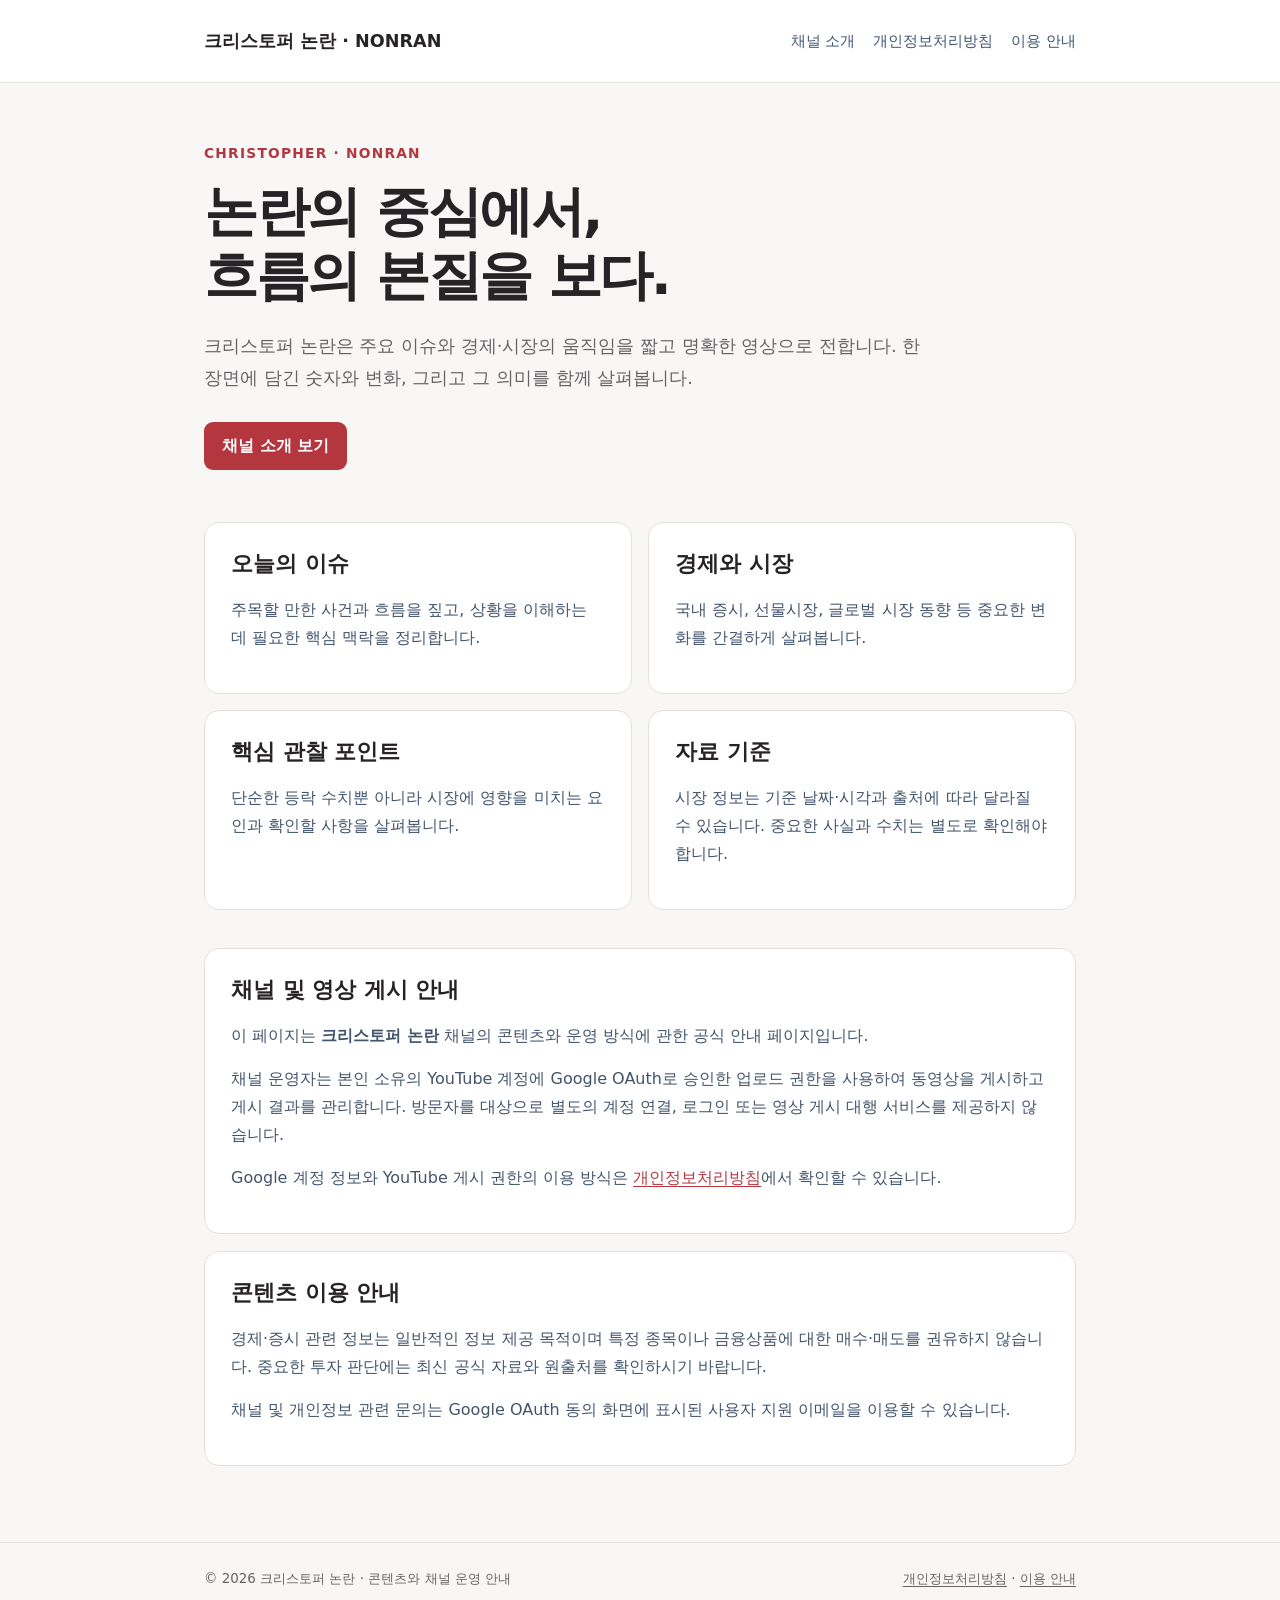
<file: index.html>
<!doctype html>
<html lang="ko">
<head><meta charset="utf-8"><meta name="viewport" content="width=device-width,initial-scale=1">
<title>채널 소개 | 크리스토퍼 논란</title>
<meta name="description" content="크리스토퍼 논란 — 이슈와 시장의 흐름을 간결하게 살펴보는 콘텐츠 채널">
<link rel="canonical" href="https://limjhq9-lab.github.io/">
<link rel="stylesheet" href="/styles.css"></head>
<body><header><div class="container"><nav aria-label="기본 탐색">
<a class="brand" href="/">크리스토퍼 논란 <span aria-hidden="true">·</span> NONRAN</a>
<div class="links"><a href="/">채널 소개</a><a href="/privacy.html">개인정보처리방침</a><a href="/terms.html">이용 안내</a></div>
</nav></div></header>
<main><div class="container">
<p class="kicker">CHRISTOPHER · NONRAN</p>
<h1>논란의 중심에서,<br>흐름의 본질을 보다.</h1>
<p class="lead">크리스토퍼 논란은 주요 이슈와 경제·시장의 움직임을 짧고 명확한 영상으로 전합니다. 한 장면에 담긴 숫자와 변화, 그리고 그 의미를 함께 살펴봅니다.</p>
<a class="cta" href="#about">채널 소개 보기</a>
<div class="cards" id="about">
<section class="card"><h2>오늘의 이슈</h2><p>주목할 만한 사건과 흐름을 짚고, 상황을 이해하는 데 필요한 핵심 맥락을 정리합니다.</p></section>
<section class="card"><h2>경제와 시장</h2><p>국내 증시, 선물시장, 글로벌 시장 동향 등 중요한 변화를 간결하게 살펴봅니다.</p></section>
<section class="card"><h2>핵심 관찰 포인트</h2><p>단순한 등락 수치뿐 아니라 시장에 영향을 미치는 요인과 확인할 사항을 살펴봅니다.</p></section>
<section class="card"><h2>자료 기준</h2><p>시장 정보는 기준 날짜·시각과 출처에 따라 달라질 수 있습니다. 중요한 사실과 수치는 별도로 확인해야 합니다.</p></section>
</div>
<section class="section"><h2>채널 및 영상 게시 안내</h2>
<p>이 페이지는 <strong>크리스토퍼 논란</strong> 채널의 콘텐츠와 운영 방식에 관한 공식 안내 페이지입니다.</p>
<p>채널 운영자는 본인 소유의 YouTube 계정에 Google OAuth로 승인한 업로드 권한을 사용하여 동영상을 게시하고 게시 결과를 관리합니다. 방문자를 대상으로 별도의 계정 연결, 로그인 또는 영상 게시 대행 서비스를 제공하지 않습니다.</p>
<p>Google 계정 정보와 YouTube 게시 권한의 이용 방식은 <a href="/privacy.html">개인정보처리방침</a>에서 확인할 수 있습니다.</p>
</section>
<section class="section"><h2>콘텐츠 이용 안내</h2>
<p>경제·증시 관련 정보는 일반적인 정보 제공 목적이며 특정 종목이나 금융상품에 대한 매수·매도를 권유하지 않습니다. 중요한 투자 판단에는 최신 공식 자료와 원출처를 확인하시기 바랍니다.</p>
<p>채널 및 개인정보 관련 문의는 Google OAuth 동의 화면에 표시된 사용자 지원 이메일을 이용할 수 있습니다.</p>
</section>
</div></main><footer><div class="container">
<span>© 2026 크리스토퍼 논란 · 콘텐츠와 채널 운영 안내</span>
<span><a href="/privacy.html">개인정보처리방침</a> · <a href="/terms.html">이용 안내</a></span>
</div></footer></body></html>
</file>
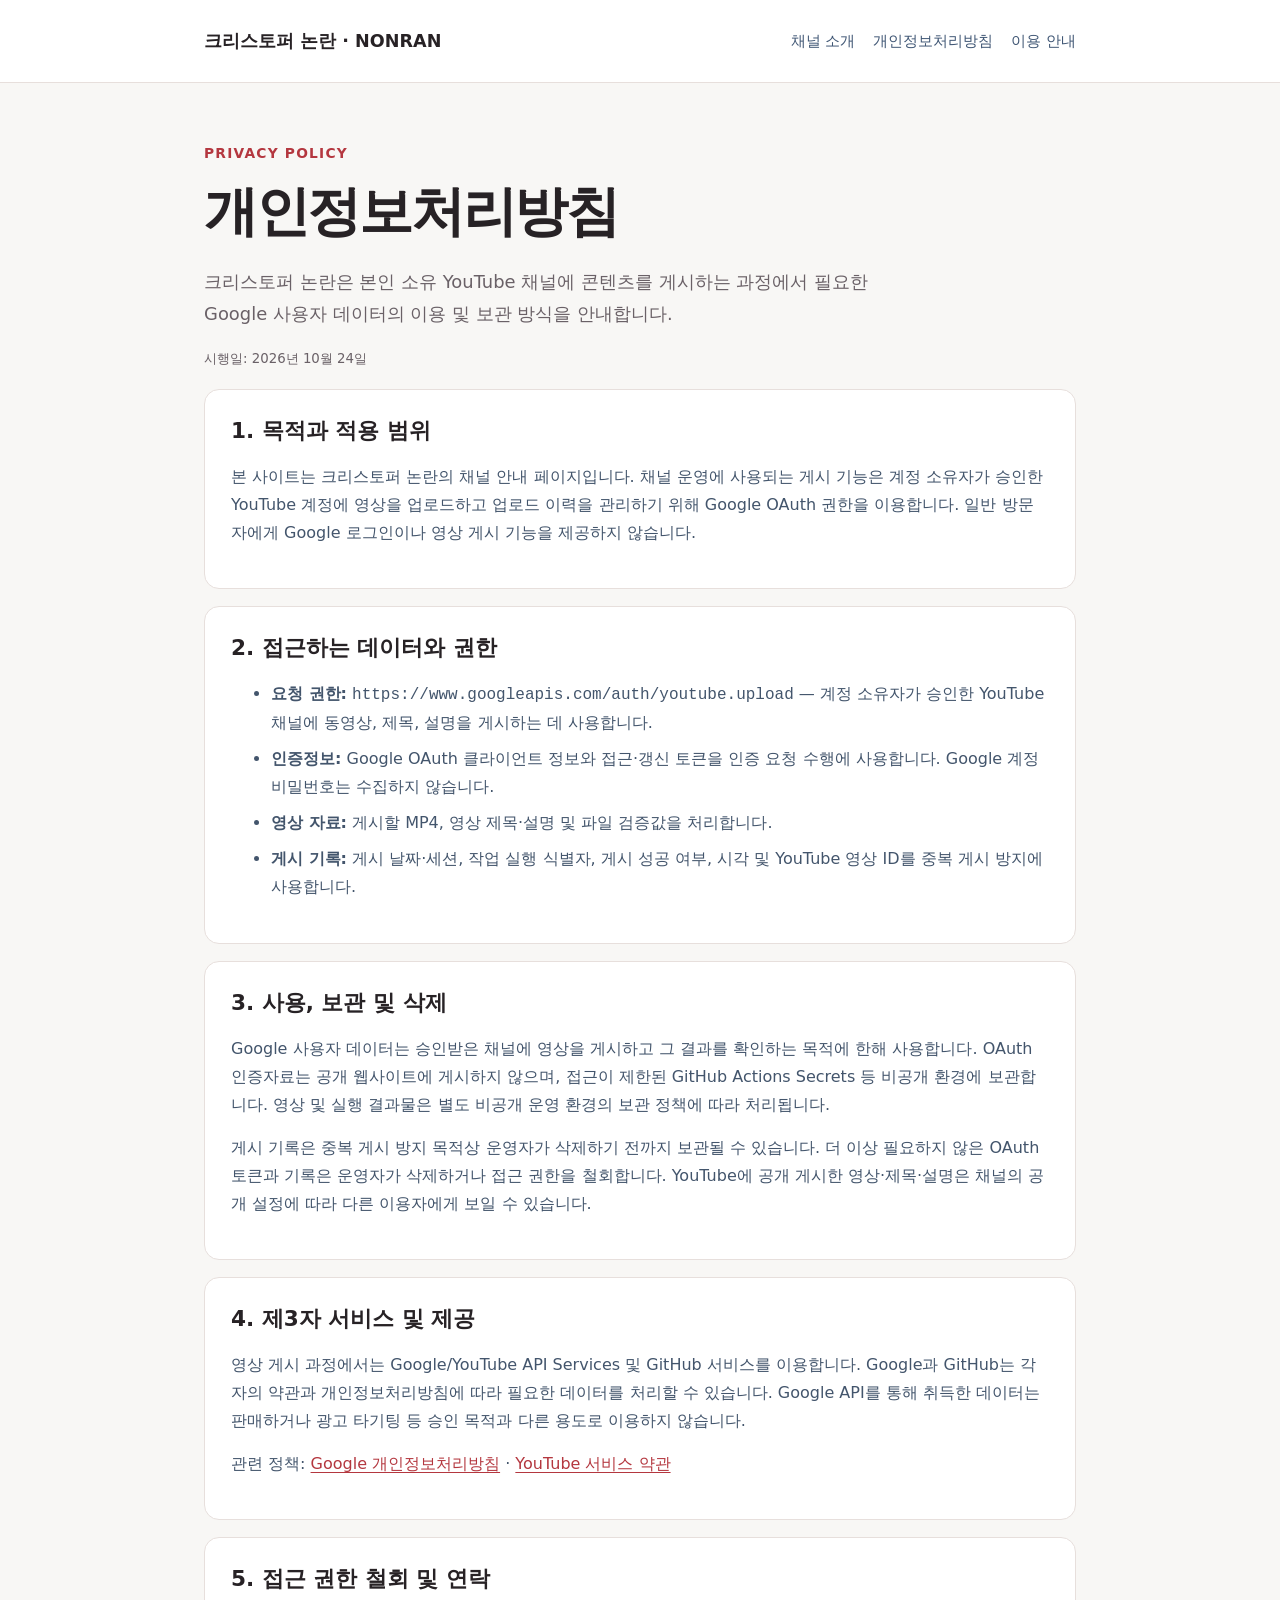
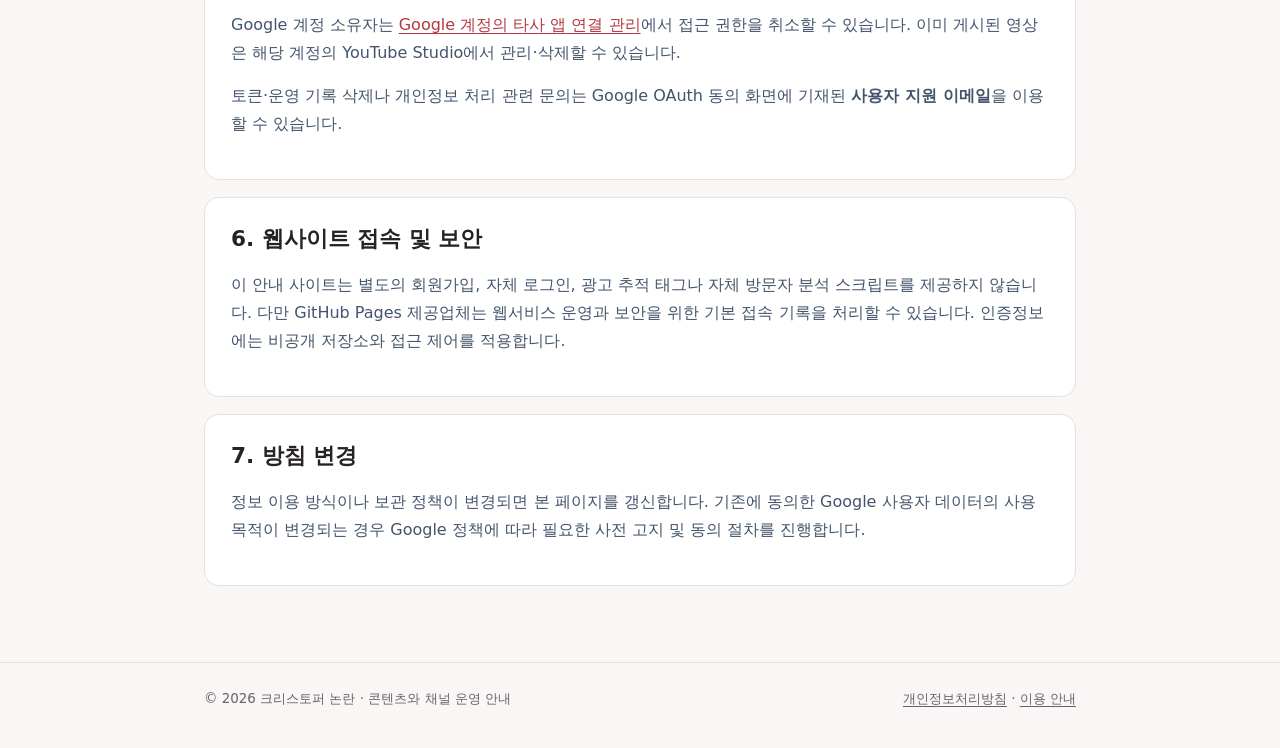
<file: privacy.html>
<!doctype html>
<html lang="ko">
<head><meta charset="utf-8"><meta name="viewport" content="width=device-width,initial-scale=1">
<title>개인정보처리방침 | 크리스토퍼 논란</title>
<meta name="description" content="크리스토퍼 논란의 YouTube 게시 권한과 Google 사용자 데이터 처리 안내">
<link rel="canonical" href="https://limjhq9-lab.github.io/privacy.html">
<link rel="stylesheet" href="/styles.css"></head>
<body><header><div class="container"><nav aria-label="기본 탐색">
<a class="brand" href="/">크리스토퍼 논란 <span aria-hidden="true">·</span> NONRAN</a>
<div class="links"><a href="/">채널 소개</a><a href="/privacy.html">개인정보처리방침</a><a href="/terms.html">이용 안내</a></div>
</nav></div></header>
<main><div class="container">
<p class="kicker">PRIVACY POLICY</p>
<h1>개인정보처리방침</h1>
<p class="lead">크리스토퍼 논란은 본인 소유 YouTube 채널에 콘텐츠를 게시하는 과정에서 필요한 Google 사용자 데이터의 이용 및 보관 방식을 안내합니다.</p>
<small>시행일: 2026년 10월 24일</small>
<section class="section"><h2>1. 목적과 적용 범위</h2>
<p>본 사이트는 크리스토퍼 논란의 채널 안내 페이지입니다. 채널 운영에 사용되는 게시 기능은 계정 소유자가 승인한 YouTube 계정에 영상을 업로드하고 업로드 이력을 관리하기 위해 Google OAuth 권한을 이용합니다. 일반 방문자에게 Google 로그인이나 영상 게시 기능을 제공하지 않습니다.</p></section>
<section class="section"><h2>2. 접근하는 데이터와 권한</h2><ul>
<li><strong>요청 권한:</strong> <code>https://www.googleapis.com/auth/youtube.upload</code> — 계정 소유자가 승인한 YouTube 채널에 동영상, 제목, 설명을 게시하는 데 사용합니다.</li>
<li><strong>인증정보:</strong> Google OAuth 클라이언트 정보와 접근·갱신 토큰을 인증 요청 수행에 사용합니다. Google 계정 비밀번호는 수집하지 않습니다.</li>
<li><strong>영상 자료:</strong> 게시할 MP4, 영상 제목·설명 및 파일 검증값을 처리합니다.</li>
<li><strong>게시 기록:</strong> 게시 날짜·세션, 작업 실행 식별자, 게시 성공 여부, 시각 및 YouTube 영상 ID를 중복 게시 방지에 사용합니다.</li>
</ul></section>
<section class="section"><h2>3. 사용, 보관 및 삭제</h2>
<p>Google 사용자 데이터는 승인받은 채널에 영상을 게시하고 그 결과를 확인하는 목적에 한해 사용합니다. OAuth 인증자료는 공개 웹사이트에 게시하지 않으며, 접근이 제한된 GitHub Actions Secrets 등 비공개 환경에 보관합니다. 영상 및 실행 결과물은 별도 비공개 운영 환경의 보관 정책에 따라 처리됩니다.</p>
<p>게시 기록은 중복 게시 방지 목적상 운영자가 삭제하기 전까지 보관될 수 있습니다. 더 이상 필요하지 않은 OAuth 토큰과 기록은 운영자가 삭제하거나 접근 권한을 철회합니다. YouTube에 공개 게시한 영상·제목·설명은 채널의 공개 설정에 따라 다른 이용자에게 보일 수 있습니다.</p></section>
<section class="section"><h2>4. 제3자 서비스 및 제공</h2>
<p>영상 게시 과정에서는 Google/YouTube API Services 및 GitHub 서비스를 이용합니다. Google과 GitHub는 각자의 약관과 개인정보처리방침에 따라 필요한 데이터를 처리할 수 있습니다. Google API를 통해 취득한 데이터는 판매하거나 광고 타기팅 등 승인 목적과 다른 용도로 이용하지 않습니다.</p>
<p>관련 정책: <a href="https://policies.google.com/privacy">Google 개인정보처리방침</a> · <a href="https://www.youtube.com/t/terms">YouTube 서비스 약관</a></p></section>
<section class="section"><h2>5. 접근 권한 철회 및 연락</h2>
<p>Google 계정 소유자는 <a href="https://myaccount.google.com/connections">Google 계정의 타사 앱 연결 관리</a>에서 접근 권한을 취소할 수 있습니다. 이미 게시된 영상은 해당 계정의 YouTube Studio에서 관리·삭제할 수 있습니다.</p>
<p>토큰·운영 기록 삭제나 개인정보 처리 관련 문의는 Google OAuth 동의 화면에 기재된 <strong>사용자 지원 이메일</strong>을 이용할 수 있습니다.</p></section>
<section class="section"><h2>6. 웹사이트 접속 및 보안</h2>
<p>이 안내 사이트는 별도의 회원가입, 자체 로그인, 광고 추적 태그나 자체 방문자 분석 스크립트를 제공하지 않습니다. 다만 GitHub Pages 제공업체는 웹서비스 운영과 보안을 위한 기본 접속 기록을 처리할 수 있습니다. 인증정보에는 비공개 저장소와 접근 제어를 적용합니다.</p></section>
<section class="section"><h2>7. 방침 변경</h2>
<p>정보 이용 방식이나 보관 정책이 변경되면 본 페이지를 갱신합니다. 기존에 동의한 Google 사용자 데이터의 사용 목적이 변경되는 경우 Google 정책에 따라 필요한 사전 고지 및 동의 절차를 진행합니다.</p></section>
</div></main><footer><div class="container">
<span>© 2026 크리스토퍼 논란 · 콘텐츠와 채널 운영 안내</span>
<span><a href="/privacy.html">개인정보처리방침</a> · <a href="/terms.html">이용 안내</a></span>
</div></footer></body></html>
</file>
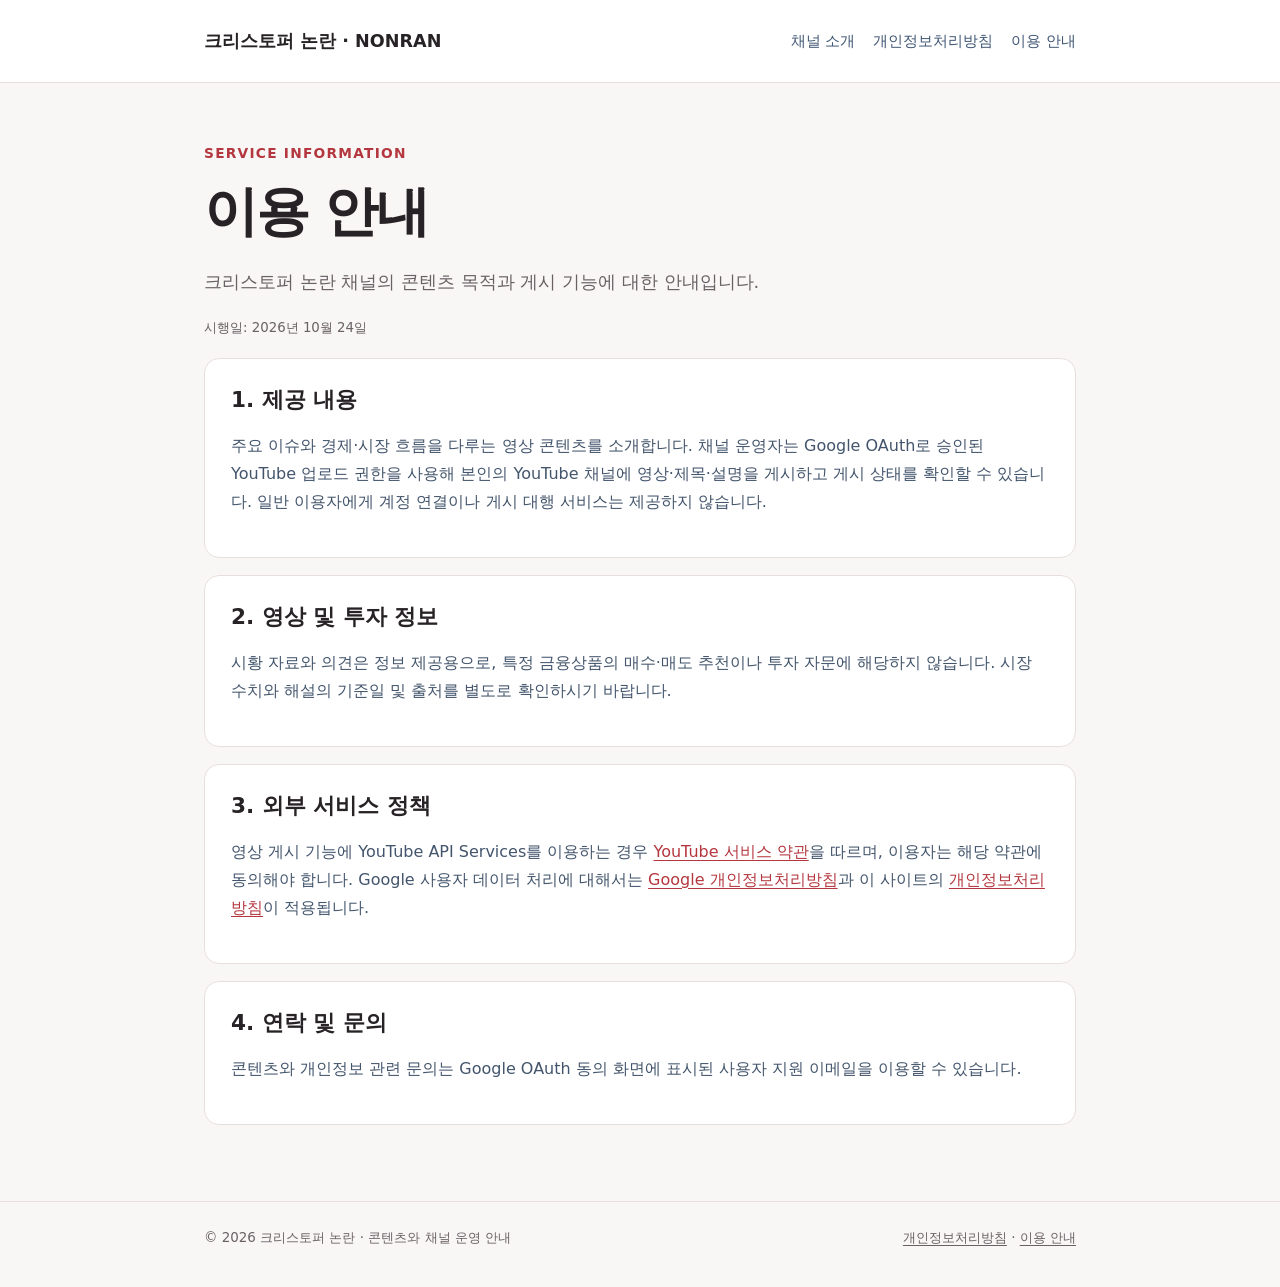
<file: terms.html>
<!doctype html>
<html lang="ko">
<head><meta charset="utf-8"><meta name="viewport" content="width=device-width,initial-scale=1">
<title>이용 안내 | 크리스토퍼 논란</title>
<meta name="description" content="크리스토퍼 논란의 콘텐츠와 YouTube 채널 운영 안내">
<link rel="canonical" href="https://limjhq9-lab.github.io/terms.html">
<link rel="stylesheet" href="/styles.css"></head>
<body><header><div class="container"><nav aria-label="기본 탐색">
<a class="brand" href="/">크리스토퍼 논란 <span aria-hidden="true">·</span> NONRAN</a>
<div class="links"><a href="/">채널 소개</a><a href="/privacy.html">개인정보처리방침</a><a href="/terms.html">이용 안내</a></div>
</nav></div></header>
<main><div class="container">
<p class="kicker">SERVICE INFORMATION</p>
<h1>이용 안내</h1>
<p class="lead">크리스토퍼 논란 채널의 콘텐츠 목적과 게시 기능에 대한 안내입니다.</p>
<small>시행일: 2026년 10월 24일</small>
<section class="section"><h2>1. 제공 내용</h2>
<p>주요 이슈와 경제·시장 흐름을 다루는 영상 콘텐츠를 소개합니다. 채널 운영자는 Google OAuth로 승인된 YouTube 업로드 권한을 사용해 본인의 YouTube 채널에 영상·제목·설명을 게시하고 게시 상태를 확인할 수 있습니다. 일반 이용자에게 계정 연결이나 게시 대행 서비스는 제공하지 않습니다.</p></section>
<section class="section"><h2>2. 영상 및 투자 정보</h2>
<p>시황 자료와 의견은 정보 제공용으로, 특정 금융상품의 매수·매도 추천이나 투자 자문에 해당하지 않습니다. 시장 수치와 해설의 기준일 및 출처를 별도로 확인하시기 바랍니다.</p></section>
<section class="section"><h2>3. 외부 서비스 정책</h2>
<p>영상 게시 기능에 YouTube API Services를 이용하는 경우 <a href="https://www.youtube.com/t/terms">YouTube 서비스 약관</a>을 따르며, 이용자는 해당 약관에 동의해야 합니다. Google 사용자 데이터 처리에 대해서는 <a href="https://policies.google.com/privacy">Google 개인정보처리방침</a>과 이 사이트의 <a href="/privacy.html">개인정보처리방침</a>이 적용됩니다.</p></section>
<section class="section"><h2>4. 연락 및 문의</h2>
<p>콘텐츠와 개인정보 관련 문의는 Google OAuth 동의 화면에 표시된 사용자 지원 이메일을 이용할 수 있습니다.</p></section>
</div></main><footer><div class="container">
<span>© 2026 크리스토퍼 논란 · 콘텐츠와 채널 운영 안내</span>
<span><a href="/privacy.html">개인정보처리방침</a> · <a href="/terms.html">이용 안내</a></span>
</div></footer></body></html>
</file>
<file: styles.css>
:root{color-scheme:light;--ink:#272225;--muted:#6a6167;--accent:#b4373f;--line:#e7dfdc;--bg:#f8f7f5}*{box-sizing:border-box}html{scroll-behavior:smooth}body{margin:0;background:var(--bg);color:var(--ink);font:16px/1.75 system-ui,-apple-system,"Apple SD Gothic Neo","Malgun Gothic",sans-serif}a{color:var(--accent);text-underline-offset:3px}.container{max-width:920px;margin:0 auto;padding:0 24px}header{border-bottom:1px solid var(--line);background:#fff}nav{display:flex;justify-content:space-between;align-items:center;gap:18px;min-height:82px;flex-wrap:wrap;padding:14px 0}.brand{font-weight:800;font-size:1.1rem;text-decoration:none;color:var(--ink)}.links{display:flex;flex-wrap:wrap;gap:18px}.links a{font-size:.92rem;text-decoration:none;color:#405775}main{padding:58px 0 76px}.kicker{color:var(--accent);font-size:.86rem;font-weight:800;letter-spacing:.09em}h1{font-size:clamp(2.1rem,6vw,3.4rem);line-height:1.18;letter-spacing:-.042em;margin:15px 0 22px}h2{font-size:1.35rem;line-height:1.35;margin-top:0}p{margin:0 0 15px}.lead{font-size:1.12rem;color:var(--muted);max-width:720px}.cards{display:grid;grid-template-columns:repeat(2,minmax(0,1fr));gap:16px;margin:38px 0}.card,.section{background:white;border:1px solid var(--line);border-radius:15px;padding:26px}.section{margin-top:17px}.section p,.section li,.card p{color:#43556c}.section li{margin:.5rem 0}.notice{border-left:4px solid var(--accent);background:#fbedef;padding:15px 18px;border-radius:8px}.cta{display:inline-block;text-decoration:none;background:var(--accent);color:white;border-radius:9px;padding:10px 18px;font-weight:700;margin:14px 0}.cta:hover{background:#104ca3}footer{border-top:1px solid var(--line);color:var(--muted);padding:24px 0 38px;font-size:.84rem}footer .container{display:flex;justify-content:space-between;flex-wrap:wrap;gap:10px}footer a{color:inherit}small{color:var(--muted)}code{word-break:break-word}@media(max-width:620px){.cards{grid-template-columns:1fr}main{padding:38px 0 60px}.card,.section{padding:20px}}
</file>
